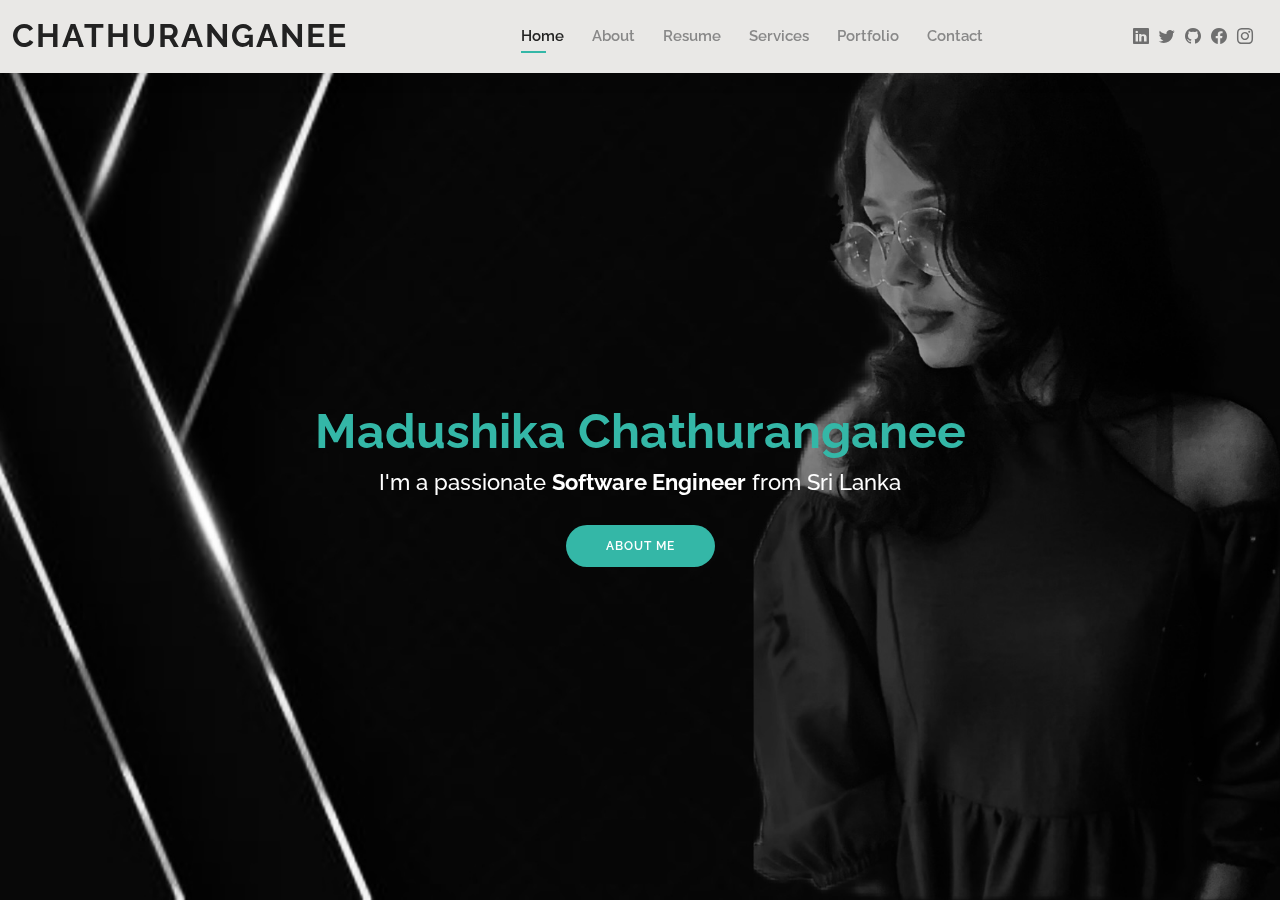
<file: index.html>
<!DOCTYPE html>
<html lang="en">

<head>
  <meta charset="utf-8">
  <meta content="width=device-width, initial-scale=1.0" name="viewport">

  <title>Chathuranganee</title>
  <meta content="" name="description">
  <meta content="" name="keywords">

  <!-- Favicons -->
  <link href="assets/img/favicon.png" rel="icon">
  <link href="assets/img/apple-touch-icon.png" rel="apple-touch-icon">

  <!-- Google Fonts -->
  <link href="https://fonts.googleapis.com/css?family=Open+Sans:300,300i,400,400i,600,600i,700,700i|Raleway:300,300i,400,400i,500,500i,600,600i,700,700i|Poppins:300,300i,400,400i,500,500i,600,600i,700,700i" rel="stylesheet">

  <!-- Vendor CSS Files -->
  <link href="assets/vendor/aos/aos.css" rel="stylesheet">
  <link href="assets/vendor/bootstrap/css/bootstrap.min.css" rel="stylesheet">
  <link href="assets/vendor/bootstrap-icons/bootstrap-icons.css" rel="stylesheet">
  <link href="assets/vendor/boxicons/css/boxicons.min.css" rel="stylesheet">
  <link href="assets/vendor/glightbox/css/glightbox.min.css" rel="stylesheet">
  <link href="assets/vendor/swiper/swiper-bundle.min.css" rel="stylesheet">

  <!-- Template Main CSS File -->
  <link href="assets/css/style.css" rel="stylesheet">
</head>

<body>

  <!-- ======= Header ======= -->
  <header id="header" class="fixed-top">
    <div class="container-fluid d-flex justify-content-between align-items-center">

      <h1 class="logo me-auto me-lg-0"><a href="index.html"><b>Chathuranganee</b></a></h1>
      <!-- Uncomment below if you prefer to use an image logo -->
      <!-- <a href="index.html" class="logo"><img src="assets/img/logo.png" alt="" class="img-fluid"></a>-->

      <nav id="navbar" class="navbar order-last order-lg-0">
        <ul>
          <li><a class="active" href="index.html">Home</a></li>
          <li><a href="about.html">About</a></li>
          <li><a href="resume.html">Resume</a></li>
          <li><a href="services.html">Services</a></li>
          <li><a href="portfolio.html">Portfolio</a></li>
          <li><a href="contact.html">Contact</a></li>
        </ul>
        <i class="bi bi-list mobile-nav-toggle"></i>
      </nav><!-- .navbar -->

      <div class="header-social-links">
        <a href="https://www.linkedin.com/in/s-s-m-chathuranganee-b26753317/" target="_blank" class="linkedin" title="Linkedin"><i class="bi bi-linkedin"></i></a>
        <a href="https://x.com/chathu1022" target="_blank" class="twitter" title="Twitter"><i class="bi bi-twitter"></i></a>
        <a href="https://github.com/Chathu20" target="_blank" class="github" title="Github"><i class="bi bi-github"></i></a>
        <a href="https://www.facebook.com/sanduni.madushika.7161953?mibextid=LQQJ4d" target="_blank" class="facebook" title="Facebook"><i class="bi bi-facebook"></i></a>
        <a href="https://www.instagram.com/chathurangi21/" target="_blank" class="instagram" title="Instagram"><i class="bi bi-instagram"></i></a>
      </div>

    </div>

  </header><!-- End Header -->

  <!-- ======= Hero Section ======= -->
  <section id="hero" class="d-flex align-items-center">
    <div class="container d-flex flex-column align-items-center" data-aos="zoom-in" data-aos-delay="100">
      <h1>Madushika Chathuranganee</h1>
      <h2>I'm a passionate <b>Software Engineer</b> from Sri Lanka</h2>
      <a href="about.html" class="btn-about">About Me</a>
    </div>
  </section><!-- End Hero -->

  <div id="preloader"></div>
  <a href="#" class="back-to-top d-flex align-items-center justify-content-center"><i class="bi bi-arrow-up-short"></i></a>

  <!-- Vendor JS Files -->
  <script src="assets/vendor/purecounter/purecounter_vanilla.js"></script>
  <script src="assets/vendor/aos/aos.js"></script>
  <script src="assets/vendor/bootstrap/js/bootstrap.bundle.min.js"></script>
  <script src="assets/vendor/glightbox/js/glightbox.min.js"></script>
  <script src="assets/vendor/isotope-layout/isotope.pkgd.min.js"></script>
  <script src="assets/vendor/swiper/swiper-bundle.min.js"></script>
  <script src="assets/vendor/waypoints/noframework.waypoints.js"></script>
  <script src="assets/vendor/php-email-form/validate.js"></script>

  <!-- Template Main JS File -->
  <script src="assets/js/main.js"></script>

</body>

</html>
</file>
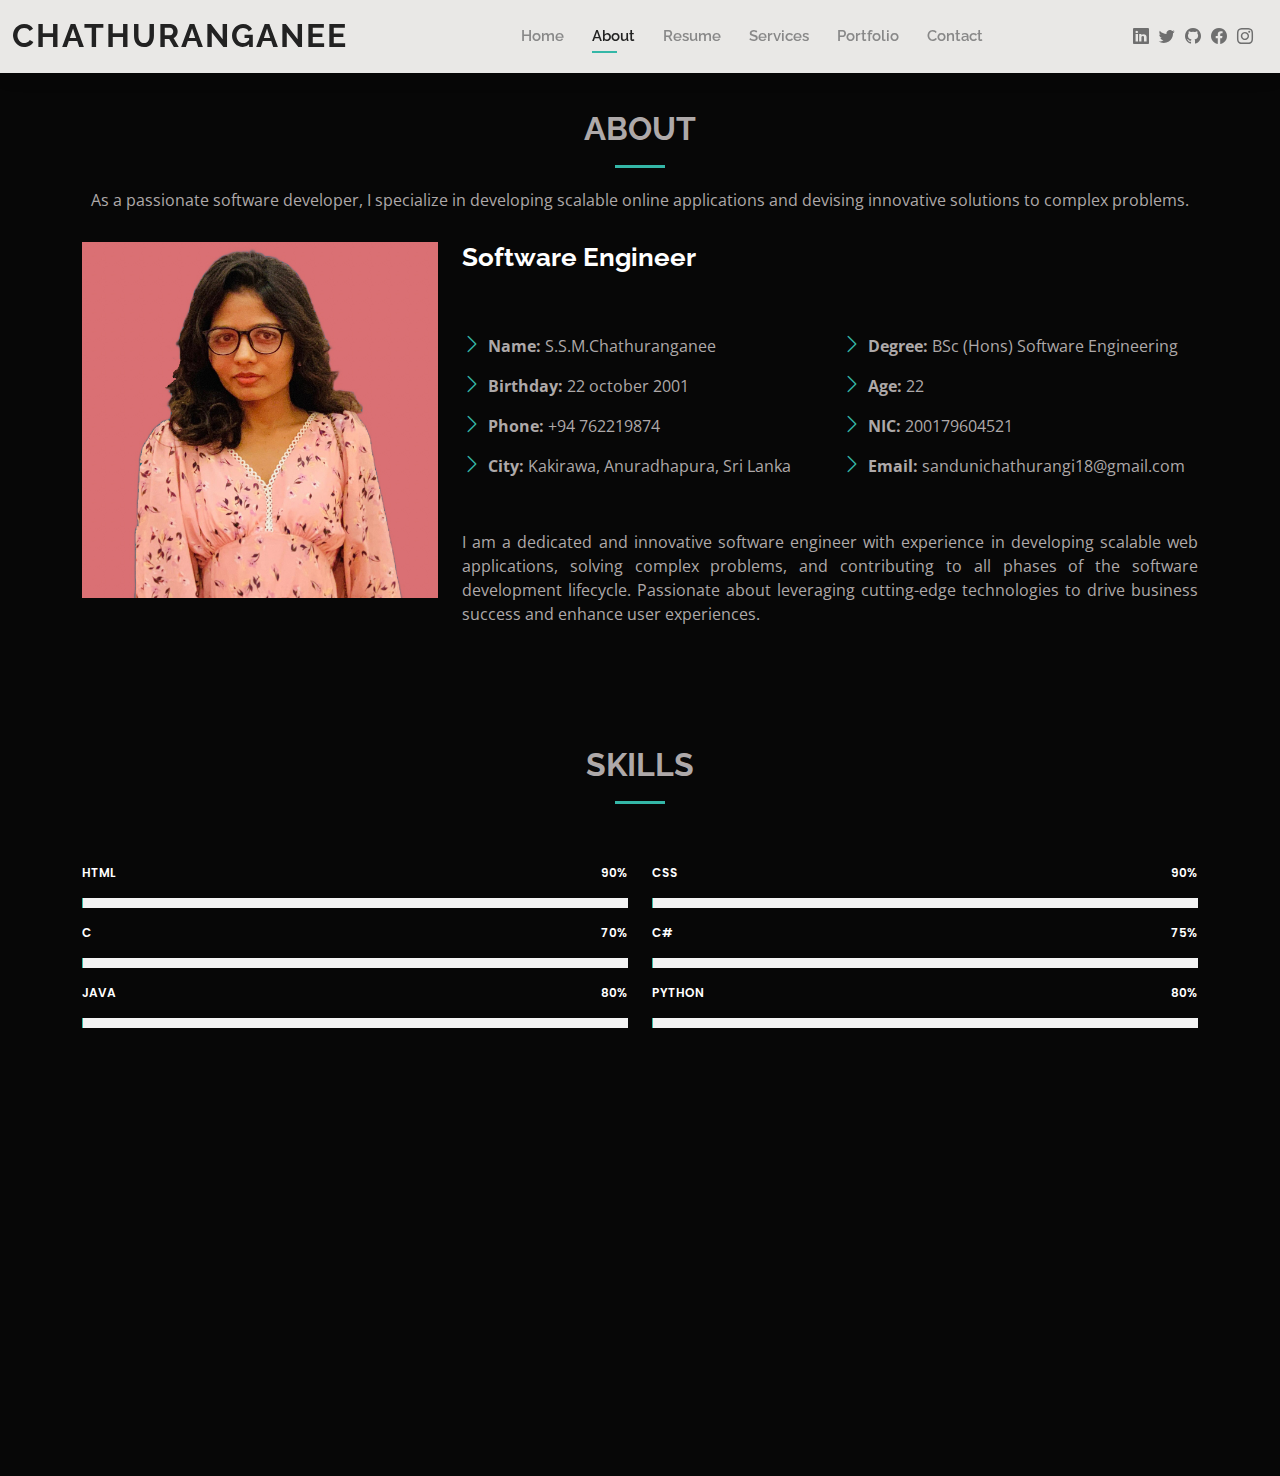
<file: about.html>
<!DOCTYPE html>
<html lang="en">

<head>
  <meta charset="utf-8">
  <meta content="width=device-width, initial-scale=1.0" name="viewport">

  <title>Chathuranganee</title>
  <meta content="" name="description">
  <meta content="" name="keywords">

  <!-- Favicons -->
  <link href="assets/img/favicon.png" rel="icon">
  <link href="assets/img/apple-touch-icon.png" rel="apple-touch-icon">

  <!-- Google Fonts -->
  <link href="https://fonts.googleapis.com/css?family=Open+Sans:300,300i,400,400i,600,600i,700,700i|Raleway:300,300i,400,400i,500,500i,600,600i,700,700i|Poppins:300,300i,400,400i,500,500i,600,600i,700,700i" rel="stylesheet">

  <!-- Vendor CSS Files -->
  <link href="assets/vendor/aos/aos.css" rel="stylesheet">
  <link href="assets/vendor/bootstrap/css/bootstrap.min.css" rel="stylesheet">
  <link href="assets/vendor/bootstrap-icons/bootstrap-icons.css" rel="stylesheet">
  <link href="assets/vendor/boxicons/css/boxicons.min.css" rel="stylesheet">
  <link href="assets/vendor/glightbox/css/glightbox.min.css" rel="stylesheet">
  <link href="assets/vendor/swiper/swiper-bundle.min.css" rel="stylesheet">

  <!-- Template Main CSS File -->
  <link href="assets/css/style.css" rel="stylesheet">

</head>

<body>

  <!-- ======= Header ======= -->
  <header id="header" class="fixed-top">
    <div class="container-fluid d-flex justify-content-between align-items-center">

      <h1 class="logo me-auto me-lg-0"><a href="index.html"><b>Chathuranganee</b></a></h1>
      <!-- Uncomment below if you prefer to use an image logo -->
      <!-- <a href="index.html" class="logo"><img src="assets/img/logo.png" alt="" class="img-fluid"></a>-->

      <nav id="navbar" class="navbar order-last order-lg-0">
        <ul>
          <li><a href="index.html">Home</a></li>
          <li><a class="active" href="about.html">About</a></li>
          <li><a href="resume.html">Resume</a></li>
          <li><a href="services.html">Services</a></li>
          <li><a href="portfolio.html">Portfolio</a></li>
          <li><a href="contact.html">Contact</a></li>
        </ul>
        <i class="bi bi-list mobile-nav-toggle"></i>
      </nav><!-- .navbar -->

      <div class="header-social-links">
        <a href="https://www.linkedin.com/in/s-s-m-chathuranganee-b26753317/" target="_blank" class="linkedin" title="Linkedin"><i class="bi bi-linkedin"></i></a>
        <a href="https://x.com/chathu1022" target="_blank" class="twitter" title="Twitter"><i class="bi bi-twitter"></i></a>
        <a href="https://github.com/Chathu20" target="_blank" class="github" title="Github"><i class="bi bi-github"></i></a>
        <a href="https://www.facebook.com/sanduni.madushika.7161953?mibextid=LQQJ4d" target="_blank" class="facebook" title="Facebook"><i class="bi bi-facebook"></i></a>
        <a href="https://www.instagram.com/chathurangi21/" target="_blank" class="instagram" title="Instagram"><i class="bi bi-instagram"></i></a>
      </div>

    </div>

  </header><!-- End Header -->

  <main id="main">

    <!-- ======= About Section ======= -->
    <section id="about" class="about">
      <div class="container" data-aos="fade-up">

        <div class="section-title">
          <h2>About</h2>
          <p>As a passionate software developer, I specialize in developing scalable online applications and devising innovative solutions to complex problems.</p>
        </div>

        <div class="row">
          <div class="col-lg-4">
            <img src="assets/img/about.jpg" class="img-fluid" alt="">
          </div>
          <div class="col-lg-8 pt-4 pt-lg-0 content">
            <h3>Software Engineer</h3><br><br>
            <div class="row">
              <div class="col-lg-6">
                <ul>
                  <li><i class="bi bi-chevron-right"></i> <strong>Name:</strong> <span>S.S.M.Chathuranganee</span></li>
                  <li><i class="bi bi-chevron-right"></i> <strong>Birthday:</strong> <span>22 october 2001</span></li>
                  <li><i class="bi bi-chevron-right"></i> <strong>Phone:</strong> <span>+94 762219874</span></li>
                  <li><i class="bi bi-chevron-right"></i> <strong>City:</strong> <span>Kakirawa, Anuradhapura, Sri Lanka</span></li>
                </ul>
              </div>
              <div class="col-lg-6">
                <ul>
                  <li><i class="bi bi-chevron-right"></i> <strong>Degree:</strong> <span>BSc (Hons) Software Engineering</span></li>
                  <li><i class="bi bi-chevron-right"></i> <strong>Age:</strong> <span>22</span></li>
                  <li><i class="bi bi-chevron-right"></i> <strong>NIC:</strong> <span>200179604521</span></li>
                  <li><i class="bi bi-chevron-right"></i> <strong>Email:</strong> <span>sandunichathurangi18@gmail.com</span></li>
                </ul>
              </div>
            </div><br>
            <p style="text-align:justify;">
              I am a dedicated and innovative software engineer with experience in developing scalable web applications, solving complex problems, and contributing to all phases of the software development lifecycle. Passionate about leveraging cutting-edge technologies to drive business success and enhance user experiences.
            </p>
          </div>
        </div>

      </div>
    </section><!-- End About Section -->

    <!-- ======= Skills Section ======= -->
    <section id="skills" class="skills">
      <div class="container" data-aos="fade-up">

        <div class="section-title">
          <h2>Skills</h2>
        </div>

        <div class="row skills-content">

          <div class="col-lg-6">

            <div class="progress">
              <span class="skill">HTML <i class="val">90%</i></span>
              <div class="progress-bar-wrap">
                <div class="progress-bar" role="progressbar" aria-valuenow="90" aria-valuemin="0" aria-valuemax="100"></div>
              </div>
            </div>

            <div class="progress">
              <span class="skill">C <i class="val">70%</i></span>
              <div class="progress-bar-wrap">
                <div class="progress-bar" role="progressbar" aria-valuenow="70" aria-valuemin="0" aria-valuemax="100"></div>
              </div>
            </div>

            <div class="progress">
              <span class="skill">Java <i class="val">80%</i></span>
              <div class="progress-bar-wrap">
                <div class="progress-bar" role="progressbar" aria-valuenow="80" aria-valuemin="0" aria-valuemax="100"></div>
              </div>
            </div>

          </div>

          <div class="col-lg-6">

            <div class="progress">
              <span class="skill">CSS <i class="val">90%</i></span>
              <div class="progress-bar-wrap">
                <div class="progress-bar" role="progressbar" aria-valuenow="90" aria-valuemin="0" aria-valuemax="100"></div>
              </div>
            </div>

            <div class="progress">
              <span class="skill">C# <i class="val">75%</i></span>
              <div class="progress-bar-wrap">
                <div class="progress-bar" role="progressbar" aria-valuenow="75" aria-valuemin="0" aria-valuemax="100"></div>
              </div>
            </div>

            <div class="progress">
              <span class="skill">Python <i class="val">80%</i></span>
              <div class="progress-bar-wrap">
                <div class="progress-bar" role="progressbar" aria-valuenow="80" aria-valuemin="0" aria-valuemax="100"></div>
              </div>
            </div>

          </div>

        </div>

      </div>
    </section><!-- End Skills Section -->

    <!-- ======= Facts Section ======= -->
    <section id="facts" class="facts">
      <div class="container" data-aos="fade-up">

        <div class="section-title">
          <h2>Facts</h2>
        </div>

        <div class="row counters">
          <div class="col-lg-3 col-6 mx-auto text-center" >
            <span data-purecounter-start="0" data-purecounter-end="2" data-purecounter-duration="1" class="purecounter"></span>
            <h3>Projects</h3>
          </div>
        </div>

      </div>
    </section><!-- End Facts Section -->
  </main><!-- End #main -->

  <div id="preloader"></div>
  <a href="#" class="back-to-top d-flex align-items-center justify-content-center"><i class="bi bi-arrow-up-short"></i></a>

  <!-- Vendor JS Files -->
  <script src="assets/vendor/purecounter/purecounter_vanilla.js"></script>
  <script src="assets/vendor/aos/aos.js"></script>
  <script src="assets/vendor/bootstrap/js/bootstrap.bundle.min.js"></script>
  <script src="assets/vendor/glightbox/js/glightbox.min.js"></script>
  <script src="assets/vendor/isotope-layout/isotope.pkgd.min.js"></script>
  <script src="assets/vendor/swiper/swiper-bundle.min.js"></script>
  <script src="assets/vendor/waypoints/noframework.waypoints.js"></script>
  <script src="assets/vendor/php-email-form/validate.js"></script>

  <!-- Template Main JS File -->
  <script src="assets/js/main.js"></script>

</body>

</html>
</file>
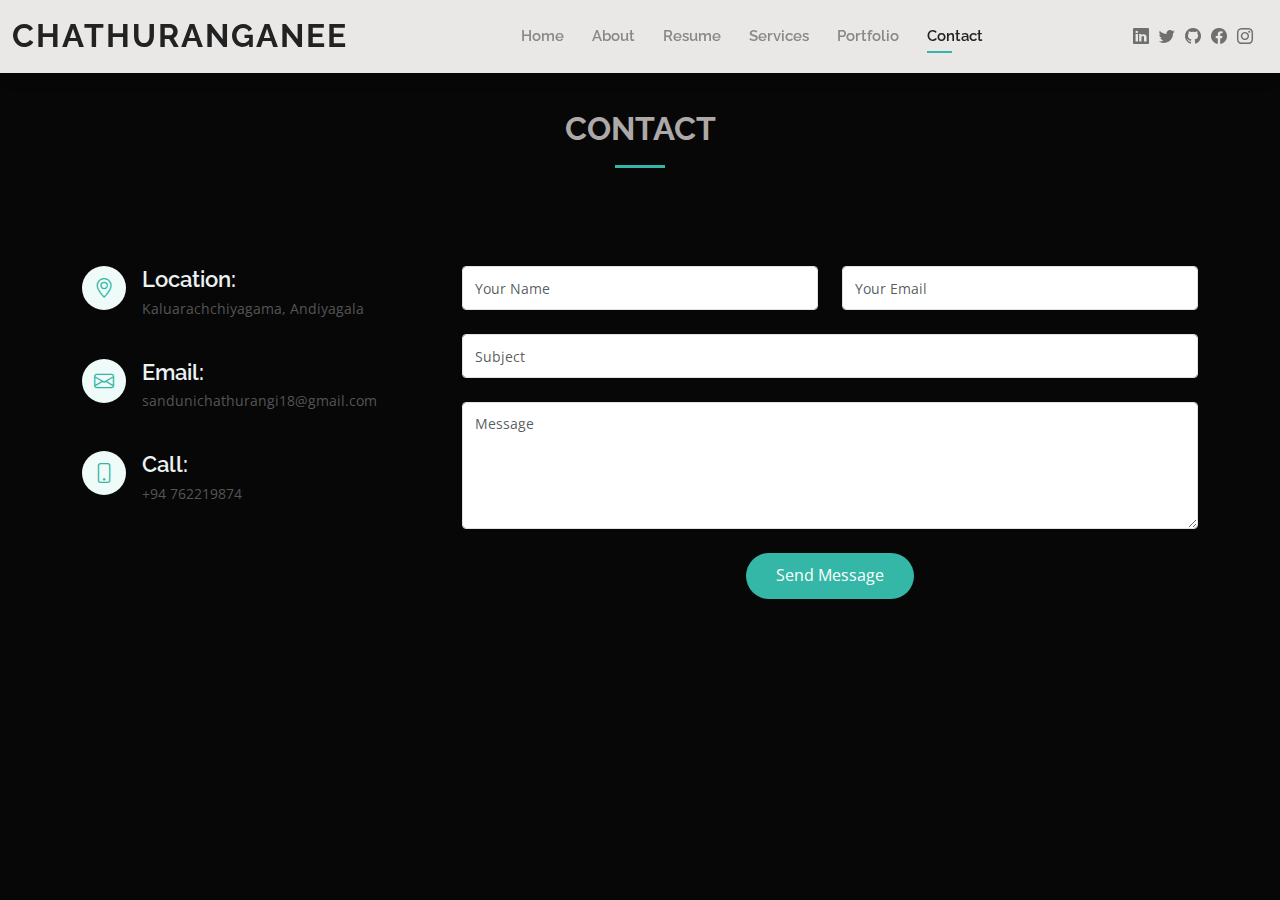
<file: contact.html>
<!DOCTYPE html>
<html lang="en">

<head>
  <meta charset="utf-8">
  <meta content="width=device-width, initial-scale=1.0" name="viewport">

  <title>Chathuranganee</title>
  <meta content="" name="description">
  <meta content="" name="keywords">

  <!-- Favicons -->
  <link href="assets/img/favicon.png" rel="icon">
  <link href="assets/img/apple-touch-icon.png" rel="apple-touch-icon">

  <!-- Google Fonts -->
  <link href="https://fonts.googleapis.com/css?family=Open+Sans:300,300i,400,400i,600,600i,700,700i|Raleway:300,300i,400,400i,500,500i,600,600i,700,700i|Poppins:300,300i,400,400i,500,500i,600,600i,700,700i" rel="stylesheet">

  <!-- Vendor CSS Files -->
  <link href="assets/vendor/aos/aos.css" rel="stylesheet">
  <link href="assets/vendor/bootstrap/css/bootstrap.min.css" rel="stylesheet">
  <link href="assets/vendor/bootstrap-icons/bootstrap-icons.css" rel="stylesheet">
  <link href="assets/vendor/boxicons/css/boxicons.min.css" rel="stylesheet">
  <link href="assets/vendor/glightbox/css/glightbox.min.css" rel="stylesheet">
  <link href="assets/vendor/swiper/swiper-bundle.min.css" rel="stylesheet">

  <!-- Template Main CSS File -->
  <link href="assets/css/style.css" rel="stylesheet">
</head>

<body>

  <!-- ======= Header ======= -->
  <header id="header" class="fixed-top">
    <div class="container-fluid d-flex justify-content-between align-items-center">

      <h1 class="logo me-auto me-lg-0"><a href="index.html"><b>Chathuranganee</b></a></h1>
      <!-- Uncomment below if you prefer to use an image logo -->
      <!-- <a href="index.html" class="logo"><img src="assets/img/logo.png" alt="" class="img-fluid"></a>-->

      <nav id="navbar" class="navbar order-last order-lg-0">
        <ul>
          <li><a href="index.html">Home</a></li>
          <li><a href="about.html">About</a></li>
          <li><a href="resume.html">Resume</a></li>
          <li><a href="services.html">Services</a></li>
          <li><a href="portfolio.html">Portfolio</a></li>
          <li><a class="active" href="contact.html">Contact</a></li>
        </ul>
        <i class="bi bi-list mobile-nav-toggle"></i>
      </nav><!-- .navbar -->

      <div class="header-social-links">
        <a href="https://www.linkedin.com/in/s-s-m-chathuranganee-b26753317/" target="_blank" class="linkedin" title="Linkedin"><i class="bi bi-linkedin"></i></a>
        <a href="https://x.com/chathu1022" target="_blank" class="twitter" title="Twitter"><i class="bi bi-twitter"></i></a>
        <a href="https://github.com/Chathu20" target="_blank" class="github" title="Github"><i class="bi bi-github"></i></a>
        <a href="https://www.facebook.com/sanduni.madushika.7161953?mibextid=LQQJ4d" target="_blank" class="facebook" title="Facebook"><i class="bi bi-facebook"></i></a>
        <a href="https://www.instagram.com/chathurangi21/" target="_blank" class="instagram" title="Instagram"><i class="bi bi-instagram"></i></a>
      </div>

    </div>

  </header><!-- End Header -->

  <main id="main">

    <!-- ======= Contact Section ======= -->
    <section id="contact" class="contact">
      <div class="container" data-aos="fade-up">

        <div class="section-title">
          <h2>Contact</h2>
        </div>

        <div class="row mt-5">

          <div class="col-lg-4">
            <div class="info">
              <div class="address">
                <i class="bi bi-geo-alt"></i>
                <h4>Location:</h4>
                <p>Kaluarachchiyagama, Andiyagala</p>
              </div>

              <div class="email">
                <i class="bi bi-envelope"></i>
                <h4>Email:</h4>
                <p>sandunichathurangi18@gmail.com</p>
              </div>

              <div class="phone">
                <i class="bi bi-phone"></i>
                <h4>Call:</h4>
                <p>+94 762219874</p>
              </div>

            </div>

          </div>

          <div class="col-lg-8 mt-5 mt-lg-0">

            <form id="contactForm" action="forms/contact.php" method="post" role="form" class="php-email-form">
              <div class="row">
                <div class="col-md-6 form-group">
                  <input type="text" name="name" class="form-control" id="name" placeholder="Your Name" required>
                </div>
                <div class="col-md-6 form-group mt-3 mt-md-0">
                  <input type="email" class="form-control" name="email" id="email" placeholder="Your Email" required>
                </div>
              </div>
              <div class="form-group mt-3">
                <input type="text" class="form-control" name="subject" id="subject" placeholder="Subject" required>
              </div>
              <div class="form-group mt-3">
                <textarea class="form-control" name="message" id="message" rows="5" placeholder="Message" required></textarea>
              </div>
              <div class="my-3">
              </div>
              <div class="text-center"><button type="submit">Send Message</button></div>
            </form>

            <script>
              document.getElementById('contactForm').addEventListener('submit', function(event) {
                  event.preventDefault();
                  var name = document.getElementById('name').value;
                  var email = document.getElementById('email').value;
                  var subject = document.getElementById('subject').value;
                  var message = document.getElementById('message').value;
                  var mailtoLink = 'mailto:sandunichathurangi18@gmail.com?subject=' + encodeURIComponent(subject) +
                                   '&body=' + encodeURIComponent('Name: ' + name + '\nEmail: ' + email + '\n\nMessage:\n' + message);
                  window.location.href = mailtoLink;
              });
              </script>

          </div>

        </div>

      </div>
    </section><!-- End Contact Section -->

  </main><!-- End #main -->

  <div id="preloader"></div>
  <a href="#" class="back-to-top d-flex align-items-center justify-content-center"><i class="bi bi-arrow-up-short"></i></a>

  <!-- Vendor JS Files -->
  <script src="assets/vendor/purecounter/purecounter_vanilla.js"></script>
  <script src="assets/vendor/aos/aos.js"></script>
  <script src="assets/vendor/bootstrap/js/bootstrap.bundle.min.js"></script>
  <script src="assets/vendor/glightbox/js/glightbox.min.js"></script>
  <script src="assets/vendor/isotope-layout/isotope.pkgd.min.js"></script>
  <script src="assets/vendor/swiper/swiper-bundle.min.js"></script>
  <script src="assets/vendor/waypoints/noframework.waypoints.js"></script>
  <script src="assets/vendor/php-email-form/validate.js"></script>

  <!-- Template Main JS File -->
  <script src="assets/js/main.js"></script>

</body>

</html>
</file>
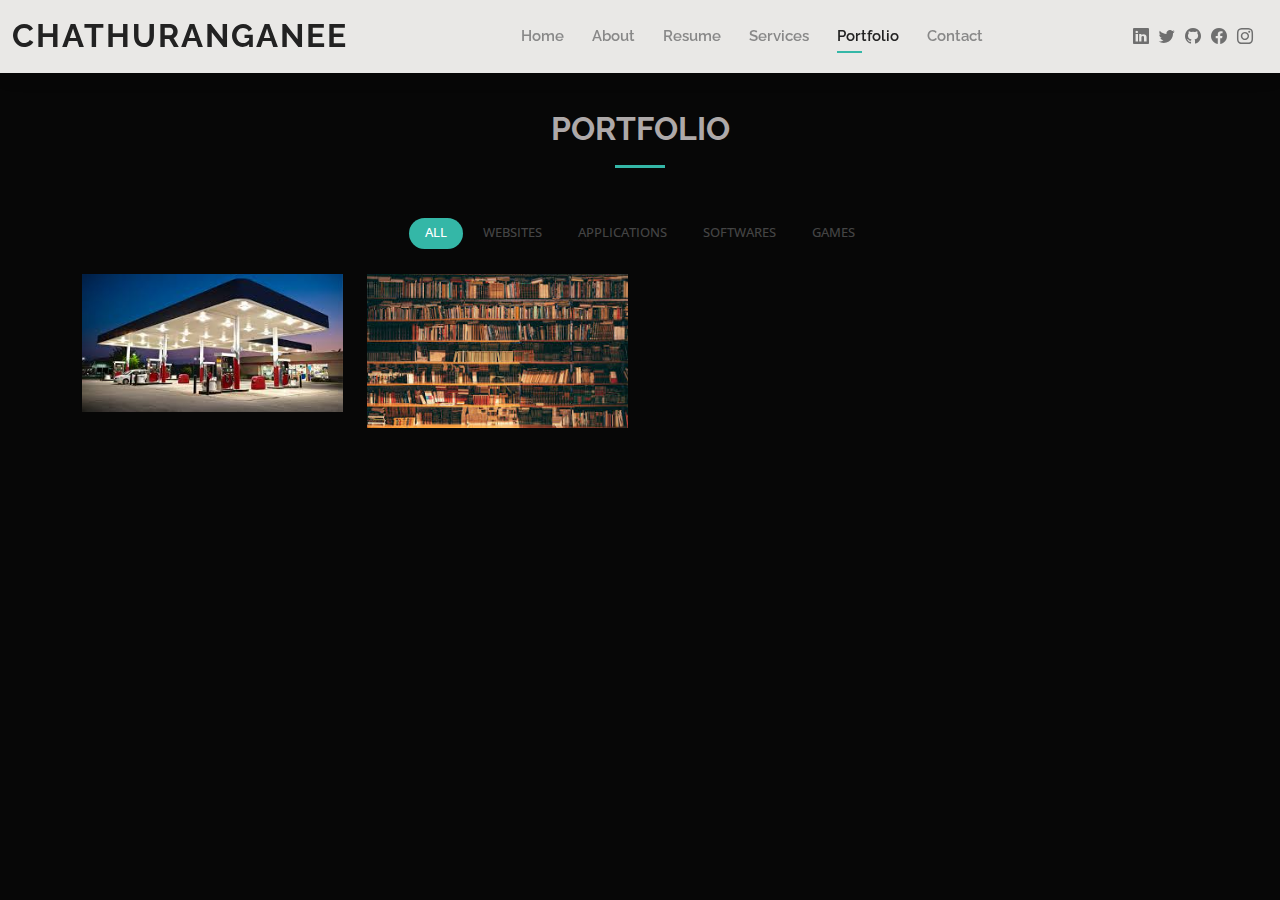
<file: portfolio.html>
<!DOCTYPE html>
<html lang="en">

<head>
  <meta charset="utf-8">
  <meta content="width=device-width, initial-scale=1.0" name="viewport">

  <title>Chathuranganee</title>
  <meta content="" name="description">
  <meta content="" name="keywords">

  <!-- Favicons -->
  <link href="assets/img/favicon.png" rel="icon">
  <link href="assets/img/apple-touch-icon.png" rel="apple-touch-icon">

  <!-- Google Fonts -->
  <link href="https://fonts.googleapis.com/css?family=Open+Sans:300,300i,400,400i,600,600i,700,700i|Raleway:300,300i,400,400i,500,500i,600,600i,700,700i|Poppins:300,300i,400,400i,500,500i,600,600i,700,700i" rel="stylesheet">

  <!-- Vendor CSS Files -->
  <link href="assets/vendor/aos/aos.css" rel="stylesheet">
  <link href="assets/vendor/bootstrap/css/bootstrap.min.css" rel="stylesheet">
  <link href="assets/vendor/bootstrap-icons/bootstrap-icons.css" rel="stylesheet">
  <link href="assets/vendor/boxicons/css/boxicons.min.css" rel="stylesheet">
  <link href="assets/vendor/glightbox/css/glightbox.min.css" rel="stylesheet">
  <link href="assets/vendor/swiper/swiper-bundle.min.css" rel="stylesheet">

  <!-- Template Main CSS File -->
  <link href="assets/css/style.css" rel="stylesheet">

</head>

<body>

  <!-- ======= Header ======= -->
  <header id="header" class="fixed-top">
    <div class="container-fluid d-flex justify-content-between align-items-center">

      <h1 class="logo me-auto me-lg-0"><a href="index.html"><b>Chathuranganee</b></a></h1>
      <!-- Uncomment below if you prefer to use an image logo -->
      <!-- <a href="index.html" class="logo"><img src="assets/img/logo.png" alt="" class="img-fluid"></a>-->

      <nav id="navbar" class="navbar order-last order-lg-0">
        <ul>
          <li><a href="index.html">Home</a></li>
          <li><a href="about.html">About</a></li>
          <li><a href="resume.html">Resume</a></li>
          <li><a href="services.html">Services</a></li>
          <li><a class="active" href="portfolio.html">Portfolio</a></li>
          <li><a href="contact.html">Contact</a></li>
        </ul>
        <i class="bi bi-list mobile-nav-toggle"></i>
      </nav><!-- .navbar -->

      <div class="header-social-links">
        <a href="https://www.linkedin.com/in/s-s-m-chathuranganee-b26753317/" target="_blank" class="linkedin" title="Linkedin"><i class="bi bi-linkedin"></i></a>
        <a href="https://x.com/chathu1022" target="_blank" class="twitter" title="Twitter"><i class="bi bi-twitter"></i></a>
        <a href="https://github.com/Chathu20" target="_blank" class="github" title="Github"><i class="bi bi-github"></i></a>
        <a href="https://www.facebook.com/sanduni.madushika.7161953?mibextid=LQQJ4d" target="_blank" class="facebook" title="Facebook"><i class="bi bi-facebook"></i></a>
        <a href="https://www.instagram.com/chathurangi21/" target="_blank" class="instagram" title="Instagram"><i class="bi bi-instagram"></i></a>
      </div>

    </div>

  </header><!-- End Header -->

  <main id="main">

    <!-- ======= Portfolio Section ======= -->
    <section id="portfolio" class="portfolio">
      <div class="container" data-aos="fade-up">

        <div class="section-title">
          <h2>Portfolio</h2>
        </div>

        <div class="row" data-aos="fade-up" data-aos-delay="100">
          <div class="col-lg-12 d-flex justify-content-center">
            <ul id="portfolio-flters">
              <li data-filter="*" class="filter-active">All</li>
              <li data-filter=".filter-app">Websites</li>
              <li data-filter=".filter-card">Applications</li>
              <li data-filter=".filter-web">Softwares</li>
              <li data-filter=".filter-web">Games</li>
            </ul>
          </div>
        </div>

        <div class="row portfolio-container" data-aos="fade-up" data-aos-delay="200">

          <div class="col-lg-3 col-md-6 portfolio-item filter-app">
            <div class="portfolio-wrap">
              <img src="assets/img/portfolio/portfolio-1.jpg" class="img-fluid" alt="">
              <div class="portfolio-info">
                <h4>Fuel Pass Billing System (Web)</h4>
                <div class="portfolio-links">
                   <a href="assets/img/portfolio/portfolio-1.jpg" data-gallery="portfolioGallery" class="portfolio-lightbox" title=""><i class="bx bx-plus"></i></a>
                  <a href="SRI LANKA INSTITUTE OF ADVANCED TECNOLOGICAL EDUCATIO1 proposal (2).pdf" target="_blank" class="button button a button-big button-rouded" data-glightbox="type: external" title="Website Details"><i class="bx bx-link"></i></a>
                </div>
              </div>
            </div>
          </div>

          <div class="col-lg-3 col-md-6 portfolio-item filter-app">
            <div class="portfolio-wrap">
              <img src="assets/img/portfolio/portfolio-3.jpg" class="img-fluid" alt="">
              <div class="portfolio-info">
                <h4>Library Management System (Web)</h4>
                <p><font style="color: #e80368;">[Under Development]</font></p>
                <div class="portfolio-links">
                  <a href="assets/img/portfolio/portfolio-3.jpg" data-gallery="portfolioGallery" class="portfolio-lightbox" title=""><i class="bx bx-plus"></i></a>
                  <a href="portfolio-details.html" class="portfolio-details-lightbox" data-glightbox="type: external" title="Website Details"><i class="bx bx-link"></i></a>
                </div>
              </div>
            </div>
          </div>

        </div>

      </div>
    </section><!-- End Portfolio Section -->

  </main><!-- End #main -->

  <div id="preloader"></div>
  <a href="#" class="back-to-top d-flex align-items-center justify-content-center"><i class="bi bi-arrow-up-short"></i></a>

  <!-- Vendor JS Files -->
  <script src="assets/vendor/purecounter/purecounter_vanilla.js"></script>
  <script src="assets/vendor/aos/aos.js"></script>
  <script src="assets/vendor/bootstrap/js/bootstrap.bundle.min.js"></script>
  <script src="assets/vendor/glightbox/js/glightbox.min.js"></script>
  <script src="assets/vendor/isotope-layout/isotope.pkgd.min.js"></script>
  <script src="assets/vendor/swiper/swiper-bundle.min.js"></script>
  <script src="assets/vendor/waypoints/noframework.waypoints.js"></script>
  <script src="assets/vendor/php-email-form/validate.js"></script>

  <!-- Template Main JS File -->
  <script src="assets/js/main.js"></script>

</body>

</html>
</file>
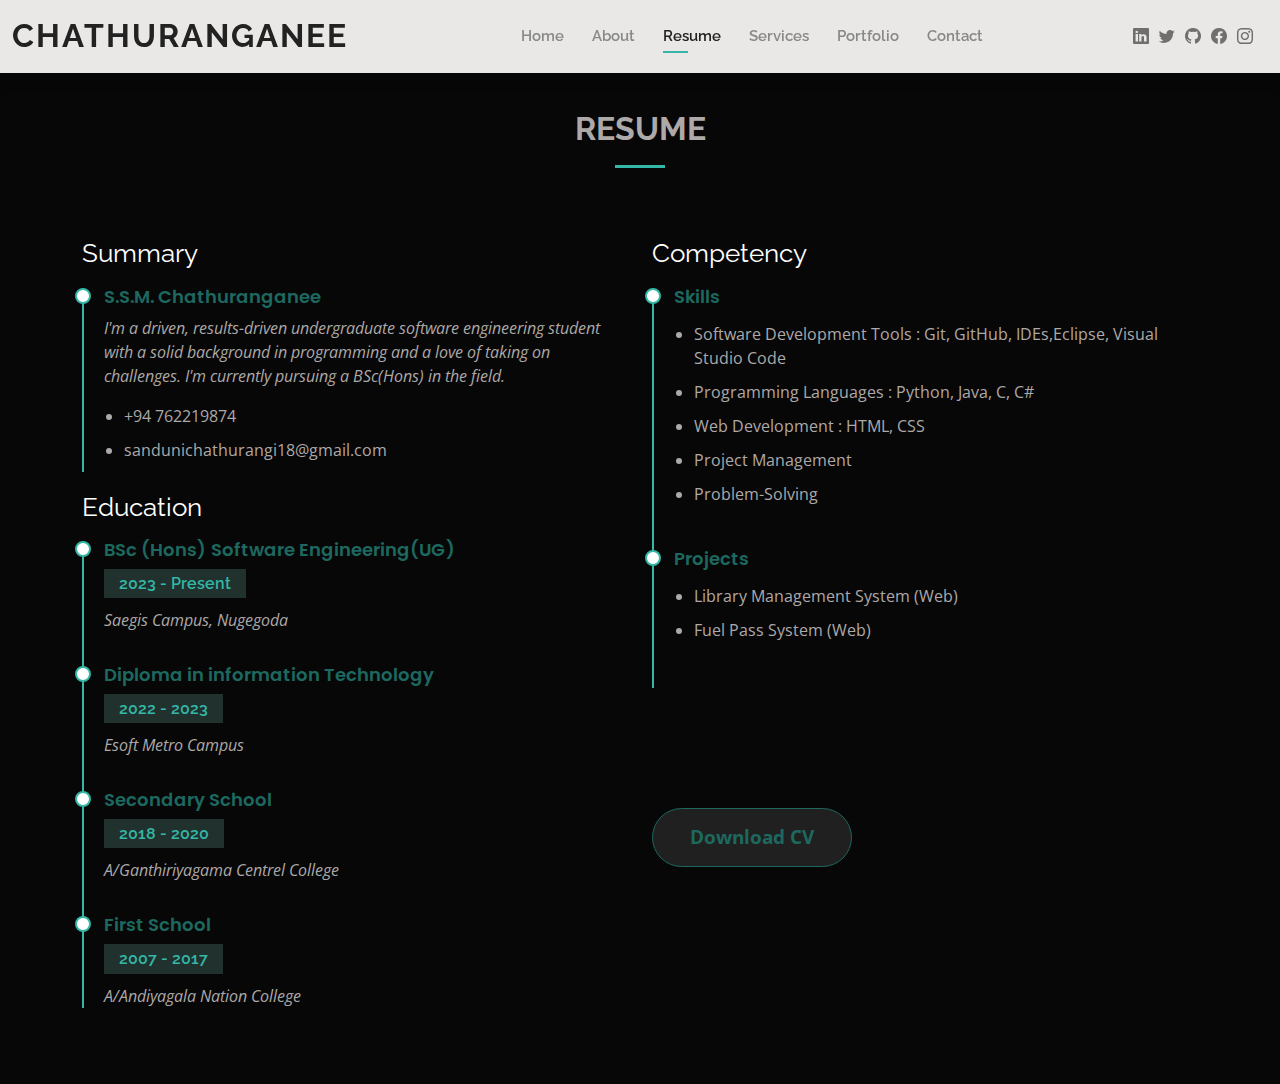
<file: resume.html>
<!DOCTYPE html>
<html lang="en">

<head>
  <meta charset="utf-8">
  <meta content="width=device-width, initial-scale=1.0" name="viewport">

  <title>Chathuranganee</title>
  <meta content="" name="description">
  <meta content="" name="keywords">

  <!-- Favicons -->
  <link href="assets/img/favicon.png" rel="icon">
  <link href="assets/img/apple-touch-icon.png" rel="apple-touch-icon">

  <!-- Google Fonts -->
  <link href="https://fonts.googleapis.com/css?family=Open+Sans:300,300i,400,400i,600,600i,700,700i|Raleway:300,300i,400,400i,500,500i,600,600i,700,700i|Poppins:300,300i,400,400i,500,500i,600,600i,700,700i" rel="stylesheet">

  <!-- Vendor CSS Files -->
  <link href="assets/vendor/aos/aos.css" rel="stylesheet">
  <link href="assets/vendor/bootstrap/css/bootstrap.min.css" rel="stylesheet">
  <link href="assets/vendor/bootstrap-icons/bootstrap-icons.css" rel="stylesheet">
  <link href="assets/vendor/boxicons/css/boxicons.min.css" rel="stylesheet">
  <link href="assets/vendor/glightbox/css/glightbox.min.css" rel="stylesheet">
  <link href="assets/vendor/swiper/swiper-bundle.min.css" rel="stylesheet">

  <!-- Template Main CSS File -->
  <link href="assets/css/style.css" rel="stylesheet">

</head>

<body>

  <!-- ======= Header ======= -->
  <header id="header" class="fixed-top">
    <div class="container-fluid d-flex justify-content-between align-items-center">

      <h1 class="logo me-auto me-lg-0"><a href="index.html"><b>Chathuranganee</b></a></h1>
      <!-- Uncomment below if you prefer to use an image logo -->
      <!-- <a href="index.html" class="logo"><img src="assets/img/logo.png" alt="" class="img-fluid"></a>-->

      <nav id="navbar" class="navbar order-last order-lg-0">
        <ul>
          <li><a href="index.html">Home</a></li>
          <li><a href="about.html">About</a></li>
          <li><a class="active" href="resume.html">Resume</a></li>
          <li><a href="services.html">Services</a></li>
          <li><a href="portfolio.html">Portfolio</a></li>
          <li><a href="contact.html">Contact</a></li>
        </ul>
        <i class="bi bi-list mobile-nav-toggle"></i>
      </nav><!-- .navbar -->

      <div class="header-social-links">
        <a href="https://www.linkedin.com/in/s-s-m-chathuranganee-b26753317/" target="_blank" class="linkedin" title="Linkedin"><i class="bi bi-linkedin"></i></a>
        <a href="https://x.com/chathu1022" target="_blank" class="twitter" title="Twitter"><i class="bi bi-twitter"></i></a>
        <a href="https://github.com/Chathu20" target="_blank" class="github" title="Github"><i class="bi bi-github"></i></a>
        <a href="https://www.facebook.com/sanduni.madushika.7161953?mibextid=LQQJ4d" target="_blank" class="facebook" title="Facebook"><i class="bi bi-facebook"></i></a>
        <a href="https://www.instagram.com/chathurangi21/" target="_blank" class="instagram" title="Instagram"><i class="bi bi-instagram"></i></a>
      </div>

    </div>

  </header><!-- End Header -->

  <main id="main">

    <!-- ======= Resume Section ======= -->
    <section id="resume" class="resume">
      <div class="container" data-aos="fade-up">

        <div class="section-title">
          <h2>Resume</h2>
        </div>

        <div class="row">
          <div class="col-lg-6">
            <h3 class="resume-title">Summary</h3>
            <div class="resume-item pb-0">
              <h4>S.S.M. Chathuranganee</h4>
              <p><em>I'm a driven, results-driven undergraduate software engineering student with a solid background in programming and a love of taking on challenges. I'm currently pursuing a BSc(Hons) in the field.
              </em></p>
              <p>
              <ul>
                <li>+94 762219874</li>
                <li>sandunichathurangi18@gmail.com</li>
              </ul>
              </p>
            </div>

            <h3 class="resume-title">Education</h3>
            <div class="resume-item">
              <h4>BSc (Hons) Software Engineering(UG)</h4>
              <h5>2023 - Present</h5>
              <p><em>Saegis Campus, Nugegoda</em></p>
            </div>
            <div class="resume-item">
              <h4>Diploma in information Technology</h4>
              <h5>2022 - 2023</h5>
              <p><em>Esoft Metro Campus</em></p>
            </div>
            <div class="resume-item">
              <h4>Secondary School</h4>
              <h5>2018 - 2020</h5>
              <p><em>A/Ganthiriyagama Centrel College</em></p>
            </div>
            <div class="resume-item">
              <h4>First School</h4>
              <h5>2007 - 2017</h5>
              <p><em>A/Andiyagala Nation College</em></p>
            </div>
          </div>
          <div class="col-lg-6">
            <h3 class="resume-title">Competency</h3>
            <div class="resume-item">
              <h4>Skills</h4>
              <p>
              <ul>
                <li>Software Development Tools : Git, GitHub, IDEs,Eclipse, Visual Studio Code</li>
                <li>Programming Languages : Python, Java, C, C#</li>
                <li>Web Development : HTML, CSS</li>
                <li>Project Management</li>
                <li>Problem-Solving</li>
              </ul>
              </p>
            </div>
            <div class="resume-item">
              <h4>Projects</h4>
              <p>
              <ul>
                <li>Library Management System (Web)</li>
                <li>Fuel Pass System (Web)</li>
              </ul>
              </p>
            </div><br><br><br><br><br>
            <div class="col-md-12">
              <div class="vertical-center">
              <a href = "Chathuranganee.pdf" target="_blank" class="button button-a button-big button-rouded"><B>Download CV</B></a>
            </div>
          </div>
        </div>

      </div>
    </section><!-- End Resume Section -->

  </main><!-- End #main -->

  <div id="preloader"></div>
  <a href="#" class="back-to-top d-flex align-items-center justify-content-center"><i class="bi bi-arrow-up-short"></i></a>

  <!-- Vendor JS Files -->
  <script src="assets/vendor/purecounter/purecounter_vanilla.js"></script>
  <script src="assets/vendor/aos/aos.js"></script>
  <script src="assets/vendor/bootstrap/js/bootstrap.bundle.min.js"></script>
  <script src="assets/vendor/glightbox/js/glightbox.min.js"></script>
  <script src="assets/vendor/isotope-layout/isotope.pkgd.min.js"></script>
  <script src="assets/vendor/swiper/swiper-bundle.min.js"></script>
  <script src="assets/vendor/waypoints/noframework.waypoints.js"></script>
  <script src="assets/vendor/php-email-form/validate.js"></script>

  <!-- Template Main JS File -->
  <script src="assets/js/main.js"></script>

</body>

</html>
</file>
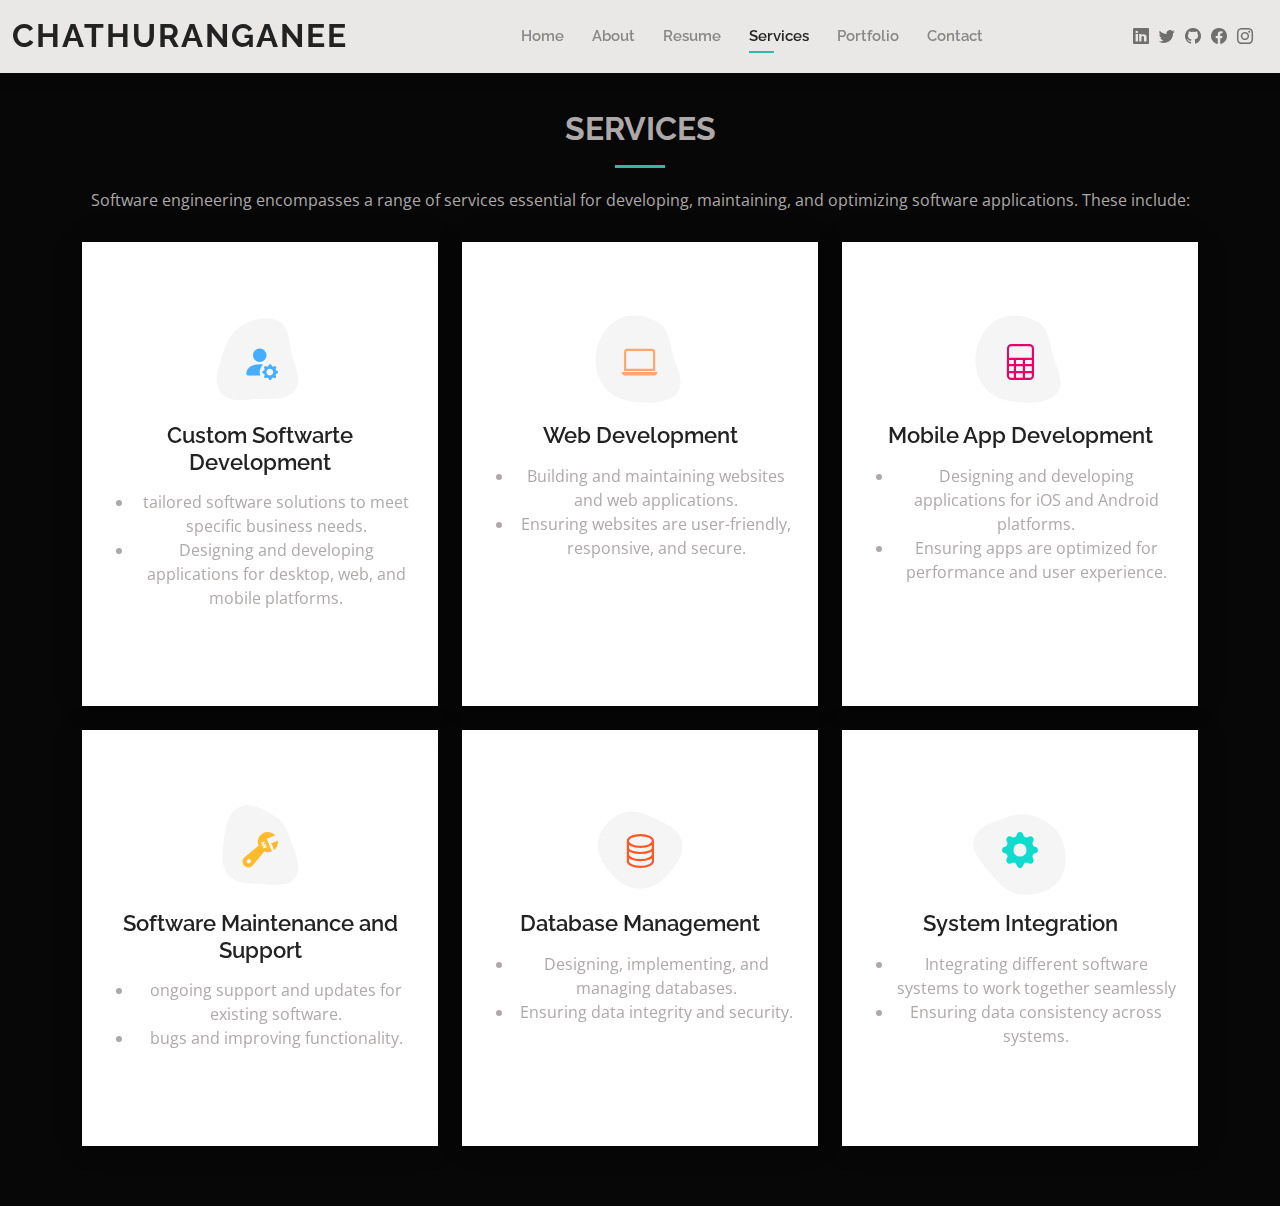
<file: services.html>
<!DOCTYPE html>
<html lang="en">

<head>
  <meta charset="utf-8">
  <meta content="width=device-width, initial-scale=1.0" name="viewport">

  <title>Chathuranganee</title>
  <meta content="" name="description">
  <meta content="" name="keywords">

  <!-- Favicons -->
  <link href="assets/img/favicon.png" rel="icon">
  <link href="assets/img/apple-touch-icon.png" rel="apple-touch-icon">

  <!-- Google Fonts -->
  <link href="https://fonts.googleapis.com/css?family=Open+Sans:300,300i,400,400i,600,600i,700,700i|Raleway:300,300i,400,400i,500,500i,600,600i,700,700i|Poppins:300,300i,400,400i,500,500i,600,600i,700,700i" rel="stylesheet">

  <!-- Vendor CSS Files -->
  <link href="assets/vendor/aos/aos.css" rel="stylesheet">
  <link href="assets/vendor/bootstrap/css/bootstrap.min.css" rel="stylesheet">
  <link href="assets/vendor/bootstrap-icons/bootstrap-icons.css" rel="stylesheet">
  <link href="assets/vendor/boxicons/css/boxicons.min.css" rel="stylesheet">
  <link href="assets/vendor/glightbox/css/glightbox.min.css" rel="stylesheet">
  <link href="assets/vendor/swiper/swiper-bundle.min.css" rel="stylesheet">

  <!-- Template Main CSS File -->
  <link href="assets/css/style.css" rel="stylesheet">

</head>

<body>

  <!-- ======= Header ======= -->
  <header id="header" class="fixed-top">
    <div class="container-fluid d-flex justify-content-between align-items-center">

      <h1 class="logo me-auto me-lg-0"><a href="index.html"><b>Chathuranganee</b></a></h1>
      <!-- Uncomment below if you prefer to use an image logo -->
      <!-- <a href="index.html" class="logo"><img src="assets/img/logo.png" alt="" class="img-fluid"></a>-->

      <nav id="navbar" class="navbar order-last order-lg-0">
        <ul>
          <li><a href="index.html">Home</a></li>
          <li><a href="about.html">About</a></li>
          <li><a href="resume.html">Resume</a></li>
          <li><a class="active" href="services.html">Services</a></li>
          <li><a href="portfolio.html">Portfolio</a></li>
          <li><a href="contact.html">Contact</a></li>
        </ul>
        <i class="bi bi-list mobile-nav-toggle"></i>
      </nav><!-- .navbar -->

      <div class="header-social-links">
        <a href="https://www.linkedin.com/in/s-s-m-chathuranganee-b26753317/" target="_blank" class="linkedin" title="Linkedin"><i class="bi bi-linkedin"></i></a>
        <a href="https://x.com/chathu1022" target="_blank" class="twitter" title="Twitter"><i class="bi bi-twitter"></i></a>
        <a href="https://github.com/Chathu20" target="_blank" class="github" title="Github"><i class="bi bi-github"></i></a>
        <a href="https://www.facebook.com/sanduni.madushika.7161953?mibextid=LQQJ4d" target="_blank" class="facebook" title="Facebook"><i class="bi bi-facebook"></i></a>
        <a href="https://www.instagram.com/chathurangi21/" target="_blank" class="instagram" title="Instagram"><i class="bi bi-instagram"></i></a>
      </div>

    </div>

  </header><!-- End Header -->

  <main id="main">

    <!-- ======= Services Section ======= -->
    <section id="services" class="services">
      <div class="container" data-aos="fade-up">

        <div class="section-title">
          <h2>Services</h2>
          <p>Software engineering encompasses a range of services essential for developing, maintaining, and optimizing software applications. These include:</p>
        </div>

        <div class="row">
          <div class="col-lg-4 col-md-6 d-flex align-items-stretch" data-aos="zoom-in" data-aos-delay="100">
            <div class="icon-box iconbox-blue">
              <div class="icon">
                <svg width="100" height="100" viewBox="0 0 600 600" xmlns="http://www.w3.org/2000/svg">
                  <path stroke="none" stroke-width="0" fill="#f5f5f5" d="M300,521.0016835830174C376.1290562159157,517.8887921683347,466.0731472004068,529.7835943286574,510.70327084640275,468.03025145048787C554.3714126377745,407.6079735673963,508.03601936045806,328.9844924480964,491.2728898941984,256.3432110539036C474.5976632858925,184.082847569629,479.9380746630129,96.60480741107993,416.23090153303,58.64404602377083C348.86323505073057,18.502131276798302,261.93793281208167,40.57373210992963,193.5410806939664,78.93577620505333C130.42746243093433,114.334589627462,98.30271207620316,179.96522072025542,76.75703585869454,249.04625023123273C51.97151888228291,328.5150500222984,13.704378332031375,421.85034740162234,66.52175969318436,486.19268352777647C119.04800174914682,550.1803526380478,217.28368757567262,524.383925680826,300,521.0016835830174"></path>
                </svg>
                <i class="bi bi-person-fill-gear"></i>
              </div>
              <h4><a href="">Custom Softwarte Development</a></h4>
                <meta content="width=device-width, initial-scale=1.0" name="viewport"></a></h4>
              <ul>
                <li> tailored software solutions to meet specific business needs.</li>
                <li>Designing and developing applications for desktop, web, and mobile platforms.</li>
            </ul>
          </div>
          </div>

          <div class="col-lg-4 col-md-6 d-flex align-items-stretch mt-4 mt-md-0" data-aos="zoom-in" data-aos-delay="200">
            <div class="icon-box iconbox-orange ">
              <div class="icon">
                <svg width="100" height="100" viewBox="0 0 600 600" xmlns="http://www.w3.org/2000/svg">
                  <path stroke="none" stroke-width="0" fill="#f5f5f5" d="M300,541.5067337569781C382.14930387511276,545.0595476570109,479.8736841581634,548.3450877840088,526.4010558755058,480.5488172755941C571.5218469581645,414.80211281144784,517.5187510058486,332.0715597781072,496.52539010469104,255.14436215662573C477.37192572678356,184.95920475031193,473.57363656557914,105.61284051026155,413.0603344069578,65.22779650032875C343.27470386102294,18.654635553484475,251.2091493199835,5.337323636656869,175.0934190732945,40.62881213300186C97.87086631185822,76.43348514350839,51.98124368387456,156.15599469081315,36.44837278890362,239.84606092416172C21.716077023791087,319.22268207091537,43.775223500013084,401.1760424656574,96.891909868211,461.97329694683043C147.22146801428983,519.5804099606455,223.5754009179313,538.201503339737,300,541.5067337569781"></path>
                </svg>
                <i class="bi bi-laptop"></i>
              </div>
              <h4><a href="">Web Development</a></h4>
              <ul>
                <li>Building and maintaining websites and web applications.</li>
                <li>Ensuring websites are user-friendly, responsive, and secure.</li>
              </ul>
            </div>
          </div>

          <div class="col-lg-4 col-md-6 d-flex align-items-stretch mt-4 mt-lg-0" data-aos="zoom-in" data-aos-delay="300">
            <div class="icon-box iconbox-pink">
              <div class="icon">
                <svg width="100" height="100" viewBox="0 0 600 600" xmlns="http://www.w3.org/2000/svg">
                  <path stroke="none" stroke-width="0" fill="#f5f5f5" d="M300,541.5067337569781C382.14930387511276,545.0595476570109,479.8736841581634,548.3450877840088,526.4010558755058,480.5488172755941C571.5218469581645,414.80211281144784,517.5187510058486,332.0715597781072,496.52539010469104,255.14436215662573C477.37192572678356,184.95920475031193,473.57363656557914,105.61284051026155,413.0603344069578,65.22779650032875C343.27470386102294,18.654635553484475,251.2091493199835,5.337323636656869,175.0934190732945,40.62881213300186C97.87086631185822,76.43348514350839,51.98124368387456,156.15599469081315,36.44837278890362,239.84606092416172C21.716077023791087,319.22268207091537,43.775223500013084,401.1760424656574,96.891909868211,461.97329694683043C147.22146801428983,519.5804099606455,223.5754009179313,538.201503339737,300,541.5067337569781"></path>
                </svg>
                <i class="bi bi-file-spreadsheet"></i>
              </div>
              <h4><a href="">Mobile App Development</a></h4>
              <ul>
                <li>Designing and developing applications for iOS and Android platforms.</li>
                <li>Ensuring apps are optimized for performance and user experience.</li>
              </ul>
            </div>
          </div>

          <div class="col-lg-4 col-md-6 d-flex align-items-stretch mt-4" data-aos="zoom-in" data-aos-delay="100">
            <div class="icon-box iconbox-yellow">
              <div class="icon">
                <svg width="100" height="100" viewBox="0 0 600 600" xmlns="http://www.w3.org/2000/svg">
                  <path stroke="none" stroke-width="0" fill="#f5f5f5" d="M300,503.46388370962813C374.79870501325706,506.71871716319447,464.8034551963731,527.1746412648533,510.4981551193396,467.86667711651364C555.9287308511215,408.9015244558933,512.6030010748507,327.5744911775523,490.211057578863,256.5855673507754C471.097692560561,195.9906835881958,447.69079081568157,138.11976852964426,395.19560036434837,102.3242989838813C329.3053358748298,57.3949838291264,248.02791733380457,8.279543830951368,175.87071277845988,42.242879143198664C103.41431057327972,76.34704239035025,93.79494320519305,170.9812938413882,81.28167332365135,250.07896920659033C70.17666984294237,320.27484674793965,64.84698225790005,396.69656628748305,111.28512138212992,450.4950937839243C156.20124167950087,502.5303643271138,231.32542653798444,500.4755392045468,300,503.46388370962813"></path>
                </svg>
                <i class="bi bi-wrench-adjustable"></i>
              </div>
              <h4><a href="">Software Maintenance and Support</a></h4>
              <ul>
                <li> ongoing support and updates for existing software.</li>
                <li> bugs and improving functionality.</li>
              </ul>
            </div>
          </div>

          <div class="col-lg-4 col-md-6 d-flex align-items-stretch mt-4" data-aos="zoom-in" data-aos-delay="200">
            <div class="icon-box iconbox-red">
              <div class="icon">
                <svg width="100" height="100" viewBox="0 0 600 600" xmlns="http://www.w3.org/2000/svg">
                  <path stroke="none" stroke-width="0" fill="#f5f5f5" d="M300,532.3542879108572C369.38199826031484,532.3153073249985,429.10787420159085,491.63046689027357,474.5244479745417,439.17860296908856C522.8885846962883,383.3225815378663,569.1668002868075,314.3205725914397,550.7432151929288,242.7694973846089C532.6665558377875,172.5657663291529,456.2379748765914,142.6223662098291,390.3689995646985,112.34683881706744C326.66090330228417,83.06452184765237,258.84405631176094,53.51806209861945,193.32584062364296,78.48882559362697C121.61183558270385,105.82097193414197,62.805066853699245,167.19869350419734,48.57481801355237,242.6138429142374C34.843463184063346,315.3850353017275,76.69343916112496,383.4422959591041,125.22947124332185,439.3748458443577C170.7312796277747,491.8107796887764,230.57421082200815,532.3932930995766,300,532.3542879108572"></path>
                </svg>
                <i class="bi bi-database"></i>
              </div>
              <h4><a href="">Database Management</a></h4>
              <ul>
                <li>Designing, implementing, and managing databases.</li>
                <li>Ensuring data integrity and security.</li>
                </ul>
            </div>
          </div>

          <div class="col-lg-4 col-md-6 d-flex align-items-stretch mt-4" data-aos="zoom-in" data-aos-delay="300">
            <div class="icon-box iconbox-teal">
              <div class="icon">
                <svg width="100" height="100" viewBox="0 0 600 600" xmlns="http://www.w3.org/2000/svg">
                  <path stroke="none" stroke-width="0" fill="#f5f5f5" d="M300,566.797414625762C385.7384707136149,576.1784315230908,478.7894351017131,552.8928747891023,531.9192734346935,484.94944893311C584.6109503024035,417.5663521118492,582.489472248146,322.67544863468447,553.9536738515405,242.03673114598146C529.1557734026468,171.96086150256528,465.24506316201064,127.66468636344209,395.9583748389544,100.7403814666027C334.2173773831606,76.7482773500951,269.4350130405921,84.62216499799875,207.1952322260088,107.2889140133804C132.92018162631612,134.33871894543012,41.79353780512637,160.00259165414826,22.644507872594943,236.69541883565114C3.319112789854554,314.0945973066697,72.72355303640163,379.243833228382,124.04198916343866,440.3218312028393C172.9286146004772,498.5055451809895,224.45579914871206,558.5317968840102,300,566.797414625762"></path>
                </svg>
                <i class="bi bi-gear-fill"></i>
              </div>
              <h4><a href="">System Integration</a></h4>
              <ul>
                <li>Integrating different software systems to work together seamlessly</li>
                <li>Ensuring data consistency across systems.</li>
                </ul>
            </div>
          </div>

        </div>

      </div>
    </section><!-- End Services Section -->

  </main><!-- End #main -->

  <div id="preloader"></div>
  <a href="#" class="back-to-top d-flex align-items-center justify-content-center"><i class="bi bi-arrow-up-short"></i></a>

  <!-- Vendor JS Files -->
  <script src="assets/vendor/purecounter/purecounter_vanilla.js"></script>
  <script src="assets/vendor/aos/aos.js"></script>
  <script src="assets/vendor/bootstrap/js/bootstrap.bundle.min.js"></script>
  <script src="assets/vendor/glightbox/js/glightbox.min.js"></script>
  <script src="assets/vendor/isotope-layout/isotope.pkgd.min.js"></script>
  <script src="assets/vendor/swiper/swiper-bundle.min.js"></script>
  <script src="assets/vendor/waypoints/noframework.waypoints.js"></script>
  <script src="assets/vendor/php-email-form/validate.js"></script>

  <!-- Template Main JS File -->
  <script src="assets/js/main.js"></script>

</body>

</html>
</file>
<file: assets/css/style.css>
body {background-color:#070707;
  font-family: "Open Sans", sans-serif;
  color: #aea9a9;
}

a {
  color: #34b7a7;
  text-decoration: none;
}

a:hover {
  color: #51cdbe;
  text-decoration: none;
}

h1,
h2,
h3,
h4,
h5,
h6 {
  font-family: "Raleway", sans-serif;
}

#main {
  margin-top: 50px;
}

@media (max-width: 992px) {
  #main {
    margin-top: 30px;
  }
}

/*--------------------------------------------------------------
# Preloader
--------------------------------------------------------------*/
#preloader {
  position: fixed;
  top: 0;
  left: 0;
  right: 0;
  bottom: 0;
  z-index: 9999;
  overflow: hidden;
  background: #fff;
}

#preloader:before {
  content: "";
  position: fixed;
  top: calc(50% - 30px);
  left: calc(50% - 30px);
  border: 6px solid #34b7a7;
  border-top-color: #dcf5f2;
  border-radius: 50%;
  width: 60px;
  height: 60px;
  animation: animate-preloader 1s linear infinite;
}

@keyframes animate-preloader {
  0% {
    transform: rotate(0deg);
  }

  100% {
    transform: rotate(360deg);
  }
}

/*--------------------------------------------------------------
# Back to top button
--------------------------------------------------------------*/
.back-to-top {
  position: fixed;
  visibility: hidden;
  opacity: 0;
  right: 15px;
  bottom: 15px;
  z-index: 996;
  background: #34b7a7;
  width: 40px;
  height: 40px;
  border-radius: 50px;
  transition: all 0.4s;
}

.back-to-top i {
  font-size: 24px;
  color: #fff;
  line-height: 0;
}

.back-to-top:hover {
  background: #49cbbb;
  color: #fff;
}

.back-to-top.active {
  visibility: visible;
  opacity: 1;
}

/*--------------------------------------------------------------
# Header
--------------------------------------------------------------*/
#header {
  background: #e9e8e6;
  box-shadow: 0px 0px 25px 0 rgba(0, 0, 0, 0.08);
  z-index: 997;
  padding: 15px 0;
}

#header .logo {
  font-size: 32px;
  margin: 0;
  padding: 0;
  line-height: 1;
  font-weight: 400;
  letter-spacing: 2px;
  text-transform: uppercase;
}

#header .logo a {
  color: #222222;
}

#header .logo img {
  max-height: 40px;
}

@media (max-width: 992px) {
  #header .logo {
    font-size: 28px;
  }
}

/*--------------------------------------------------------------
# Header Social Links
--------------------------------------------------------------*/
.header-social-links {
  padding-right: 15px;
}

.header-social-links a {
  color: #6f6f6f;
  padding-left: 6px;
  display: inline-block;
  line-height: 0px;
  transition: 0.3s;
  font-size: 16px;
}

.header-social-links a:hover {
  color: #34b7a7;
}

/*--------------------------------------------------------------
# Navigation Menu
--------------------------------------------------------------*/
/**
* Desktop Navigation 
*/
.navbar {
  padding: 0;
}

.navbar ul {
  margin: 0;
  padding: 0;
  display: flex;
  list-style: none;
  align-items: center;
}

.navbar li {
  position: relative;
  padding: 10px 0 10px 28px;
}

.navbar a,
.navbar a:focus {
  display: flex;
  align-items: center;
  justify-content: space-between;
  font-family: "Raleway", sans-serif;
  font-size: 15px;
  font-weight: 600;
  color: #888888;
  white-space: nowrap;
  transition: 0.3s;
  position: relative;
}

.navbar a i,
.navbar a:focus i {
  font-size: 12px;
  line-height: 0;
  margin-left: 5px;
}

.navbar>ul>li>a:before {
  content: "";
  position: absolute;
  width: 0;
  height: 2px;
  bottom: -5px;
  left: 0;
  background-color: #34b7a7;
  visibility: hidden;
  width: 0px;
  transition: all 0.3s ease-in-out 0s;
}

.navbar a:hover:before,
.navbar li:hover>a:before,
.navbar .active:before {
  visibility: visible;
  width: 25px;
}

.navbar a:hover,
.navbar .active,
.navbar .active:focus,
.navbar li:hover>a {
  color: #222222;
}

.navbar .dropdown ul {
  display: block;
  position: absolute;
  left: 14px;
  top: calc(100% + 30px);
  margin: 0;
  padding: 10px 0;
  z-index: 99;
  opacity: 0;
  visibility: hidden;
  background: #fff;
  box-shadow: 0px 0px 30px rgba(127, 137, 161, 0.25);
  transition: 0.3s;
  border-radius: 4px;
}

.navbar .dropdown ul li {
  min-width: 200px;
  padding: 0;
}

.navbar .dropdown ul a {
  padding: 10px 20px;
  font-size: 15px;
  text-transform: none;
  font-weight: 600;
}

.navbar .dropdown ul a i {
  font-size: 12px;
}

.navbar .dropdown ul a:hover,
.navbar .dropdown ul .active:hover,
.navbar .dropdown ul li:hover>a {
  color: #34b7a7;
}

.navbar .dropdown:hover>ul {
  opacity: 1;
  top: 100%;
  visibility: visible;
}

.navbar .dropdown .dropdown ul {
  top: 0;
  left: calc(100% - 30px);
  visibility: hidden;
}

.navbar .dropdown .dropdown:hover>ul {
  opacity: 1;
  top: 0;
  left: 100%;
  visibility: visible;
}

@media (max-width: 1366px) {
  .navbar .dropdown .dropdown ul {
    left: -90%;
  }

  .navbar .dropdown .dropdown:hover>ul {
    left: -100%;
  }
}

/**
* Mobile Navigation 
*/
.mobile-nav-toggle {
  color: #222222;
  font-size: 28px;
  cursor: pointer;
  display: none;
  line-height: 0;
  transition: 0.5s;
}

.mobile-nav-toggle.bi-x {
  color: #fff;
}

@media (max-width: 991px) {
  .mobile-nav-toggle {
    display: block;
  }

  .navbar ul {
    display: none;
  }
}

.navbar-mobile {
  position: fixed;
  overflow: hidden;
  top: 0;
  right: 0;
  left: 0;
  bottom: 0;
  background: rgba(9, 9, 9, 0.9);
  transition: 0.3s;
  z-index: 999;
}

.navbar-mobile .mobile-nav-toggle {
  position: absolute;
  top: 15px;
  right: 15px;
}

.navbar-mobile ul {
  display: block;
  position: absolute;
  top: 55px;
  right: 15px;
  bottom: 15px;
  left: 15px;
  padding: 10px 0;
  border-radius: 10px;
  background-color: #fff;
  overflow-y: auto;
  transition: 0.3s;
}

.navbar-mobile a,
.navbar-mobile a:focus {
  font-size: 15px;
  padding-right: 15px;
  color: #222222;
}

.navbar-mobile a:hover,
.navbar-mobile .active,
.navbar-mobile li:hover>a {
  color: #34b7a7;
}

.navbar-mobile .getstarted,
.navbar-mobile .getstarted:focus {
  margin: 15px;
}

.navbar-mobile .dropdown ul {
  position: static;
  display: none;
  margin: 10px 20px;
  padding: 10px 0;
  z-index: 99;
  opacity: 1;
  visibility: visible;
  background: #fff;
  box-shadow: 0px 0px 30px rgba(127, 137, 161, 0.25);
}

.navbar-mobile .dropdown ul li {
  min-width: 200px;
}

.navbar-mobile .dropdown ul a {
  padding: 10px 20px;
}

.navbar-mobile .dropdown ul a i {
  font-size: 12px;
}

.navbar-mobile .dropdown ul a:hover,
.navbar-mobile .dropdown ul .active:hover,
.navbar-mobile .dropdown ul li:hover>a {
  color: #34b7a7;
}

.navbar-mobile .dropdown>.dropdown-active {
  display: block;
}

/*--------------------------------------------------------------
# Hero Section
--------------------------------------------------------------*/
#hero {
  width: 100%;
  height: 100vh;
  background: url("../img/hero-bg.jpg") top right;
  background-size: cover;
}

#hero .container {
  padding-top: 70px;
  position: relative;
}

@media (max-width: 992px) {
  #hero .container {
    padding-top: 58px;
  }
}

#hero h1 {
  margin: 0;
  font-size: 48px;
  font-weight: 700;
  line-height: 56px;
  color: #34b7a7;
}

#hero h2 {
  color: #ffffff;
  margin: 10px 0 0 0;
  font-size: 22px;
}

#hero .btn-about {
  font-family: "Raleway", sans-serif;
  text-transform: uppercase;
  font-weight: 600;
  font-size: 12px;
  letter-spacing: 1px;
  display: inline-block;
  padding: 12px 40px;
  border-radius: 50px;
  transition: 0.5s;
  margin-top: 30px;
  color: #fff;
  background: #34b7a7;
}

#hero .btn-about:hover {
  background: #3dc8b7;
}

@media (min-width: 1024px) {
  #hero {
    background-attachment: fixed;
  }
}

@media (max-width: 992px) {
  #hero:before {
    content: "";
    background: rgba(255, 255, 255, 0.8);
    position: absolute;
    bottom: 0;
    top: 0;
    left: 0;
    right: 0;
  }

  #hero h1 {
    font-size: 28px;
    line-height: 36px;
  }

  #hero h2 {
    font-size: 18px;
    line-height: 24px;
  }
}

/*--------------------------------------------------------------
# Sections General
--------------------------------------------------------------*/
section {
  padding: 60px 0;
}

.section-bg {
  background-color: #e7f8f6;
}

.section-title {
  text-align: center;
  padding-bottom: 30px;
}

.section-title h2 {
  font-size: 32px;
  font-weight: bold;
  text-transform: uppercase;
  margin-bottom: 20px;
  padding-bottom: 20px;
  position: relative;
}

.section-title h2::after {
  content: "";
  position: absolute;
  display: block;
  width: 50px;
  height: 3px;
  background: #34b7a7;
  bottom: 0;
  left: calc(50% - 25px);
}

.section-title p {
  margin-bottom: 0;
}

/*--------------------------------------------------------------
# Cta
--------------------------------------------------------------*/
.cta {
  background: linear-gradient(rgba(0, 0, 0, 0.6), rgba(0, 0, 0, 0.6)), url("../img/bg-1.jpg") fixed center center;
  background-size: cover;
  padding: 80px 0;
}

.cta h3 {
  color: #fff;
  font-size: 28px;
  font-weight: 700;
}

.cta p {
  color: #fff;
}

.cta .cta-btn {
  font-family: "Raleway", sans-serif;
  text-transform: uppercase;
  font-weight: 500;
  font-size: 16px;
  letter-spacing: 1px;
  display: inline-block;
  padding: 8px 20px;
  border-radius: 2px;
  transition: 0.5s;
  margin: 10px;
  border: 2px solid #fff;
  color: #fff;
}

.cta .cta-btn:hover {
  background: #34b7a7;
  border: 2px solid #34b7a7;
}

@media (max-width: 1024px) {
  .cta {
    background-attachment: scroll;
  }
}

@media (min-width: 769px) {
  .cta .cta-btn-container {
    display: flex;
    align-items: center;
    justify-content: flex-end;
  }
}

/*--------------------------------------------------------------
# About
--------------------------------------------------------------*/
.about .content h3 {
  font-weight: 700;
  font-size: 26px;
  color: #ffffff;
}

.about .content ul {
  list-style: none;
  padding: 0;
}

.about .content ul li {
  padding-bottom: 10px;
}

.about .content ul i {
  font-size: 20px;
  padding-right: 2px;
  color: #34b7a7;
}

.about .content p:last-child {
  margin-bottom: 0;
}

/*--------------------------------------------------------------
# Skills
--------------------------------------------------------------*/
.skills .progress {
  height: 60px;
  display: block;
  background: none;
  border-radius: 0;
}

.skills .progress .skill {
  padding: 10px 0;
  margin: 0 0 6px 0;
  text-transform: uppercase;
  display: block;
  font-weight: 600;
  font-family: "Poppins", sans-serif;
  color: #ffffff;
}

.skills .progress .skill .val {
  float: right;
  font-style: normal;
}

.skills .progress-bar-wrap {
  background: #f3f3f3;
}

.skills .progress-bar {
  width: 1px;
  height: 10px;
  transition: 0.9s;
  background-color: #34b7a7;
}

/*--------------------------------------------------------------
# Facts
--------------------------------------------------------------*/
.facts .counters span {
  font-size: 48px;
  display: block;
  color: #34b7a7;
}

.facts .counters p {
  padding: 0;
  margin: 0 0 20px 0;
  font-family: "Raleway", sans-serif;
  font-size: 14px;
}

/*--------------------------------------------------------------
# Testimonials
--------------------------------------------------------------*/
.testimonials .section-header {
  margin-bottom: 40px;
}

.testimonials .testimonials-carousel,
.testimonials .testimonials-slider {
  overflow: hidden;
}

.testimonials .testimonial-item {
  text-align: center;
}

.testimonials .testimonial-item .testimonial-img {
  width: 120px;
  border-radius: 50%;
  border: 4px solid #fff;
  margin: 0 auto;
}

.testimonials .testimonial-item h3 {
  font-size: 20px;
  font-weight: bold;
  margin: 10px 0 5px 0;
  color: #111;
}

.testimonials .testimonial-item h4 {
  font-size: 14px;
  color: #999;
  margin: 0 0 15px 0;
}

.testimonials .testimonial-item .quote-icon-left,
.testimonials .testimonial-item .quote-icon-right {
  color: #c8efea;
  font-size: 26px;
}

.testimonials .testimonial-item .quote-icon-left {
  display: inline-block;
  left: -5px;
  position: relative;
}

.testimonials .testimonial-item .quote-icon-right {
  display: inline-block;
  right: -5px;
  position: relative;
  top: 10px;
}

.testimonials .testimonial-item p {
  font-style: italic;
  margin: 0 auto 15px auto;
}

@media (min-width: 992px) {
  .testimonials .testimonial-item p {
    width: 80%;
  }
}

.testimonials .swiper-pagination {
  margin-top: 20px;
  position: relative;
}

.testimonials .swiper-pagination .swiper-pagination-bullet {
  width: 12px;
  height: 12px;
  background-color: #fff;
  opacity: 1;
  border: 1px solid #34b7a7;
}

.testimonials .swiper-pagination .swiper-pagination-bullet-active {
  background-color: #34b7a7;
}

/*--------------------------------------------------------------
# Resume
--------------------------------------------------------------*/
.resume .resume-title {
  font-size: 26px;
  font-weight: 400;
  margin-top: 20px;
  margin-bottom: 20px;
  color: #ffffff;
}

.resume .resume-item {
  padding: 0 0 20px 20px;
  margin-top: -2px;
  border-left: 2px solid #34b7a7;
  position: relative;
}

.resume .resume-item h4 {
  line-height: 18px;
  font-size: 18px;
  font-weight: 600;
  font-family: "Poppins", sans-serif;
  color: #1d685f;
  margin-bottom: 10px;
}

.resume .resume-item h5 {
  font-size: 16px;
  background: #20312e;
  padding: 5px 15px;
  display: inline-block;
  font-weight: 600;
  margin-bottom: 10px;
  color: #34b7a7;
}

.resume .resume-item ul {
  padding-left: 20px;
}

.resume .resume-item ul li {
  padding-bottom: 10px;
}

.resume .resume-item:last-child {
  padding-bottom: 0;
}

.resume .resume-item::before {
  content: "";
  position: absolute;
  width: 16px;
  height: 16px;
  border-radius: 50px;
  left: -9px;
  top: 0;
  background: #fff;
  border: 2px solid #34b7a7;
}


.button {
  display: inline-block;
  padding: .3rem .6rem;
  text-align: center;
  vertical-align: middle;
  -webkit-user-select: none;
  -moz-user-select: none;
  -ms-user-select: none;
  user-select: none;
  font-size: 1rem;
  border-radius: .3rem;
  border: 1px solid transparent;
  transition: all 500ms ease;
  cursor: pointer;
}

.button:focus {
  outline: 0;
}

.button:hover {
  background-color: #18d26e;
  color: #fff;
  transition: all 500ms ease;
}

.button-a {
  background-color: rgba(255, 255, 255, 0.1);
  color: #1d685f;
  border-color: #1d685f;
}

.button-big {
  padding: .9rem 2.3rem;
  font-size: 1.2rem;
}

.button-rouded {
  border-radius: 5rem;
}

/*--------------------------------------------------------------
# Services
--------------------------------------------------------------*/
.services .icon-box {
  text-align: center;
  padding: 70px 20px 80px 20px;
  transition: all ease-in-out 0.3s;
  background: #fff;
  box-shadow: 0px 0 35px 0 rgba(0, 0, 0, 0.08);
}

.services .icon-box .icon {
  margin: 0 auto;
  width: 100px;
  height: 100px;
  display: flex;
  align-items: center;
  justify-content: center;
  transition: ease-in-out 0.3s;
  position: relative;
}

.services .icon-box .icon i {
  font-size: 36px;
  transition: 0.5s;
  position: relative;
}

.services .icon-box .icon svg {
  position: absolute;
  top: 0;
  left: 0;
}

.services .icon-box .icon svg path {
  transition: 0.5s;
  fill: #f5f5f5;
}

.services .icon-box h4 {
  font-weight: 600;
  margin: 10px 0 15px 0;
  font-size: 22px;
}

.services .icon-box h4 a {
  color: #222222;
  transition: ease-in-out 0.3s;
}

.services .icon-box p {
  line-height: 24px;
  font-size: 14px;
  margin-bottom: 0;
}

.services .iconbox-blue i {
  color: #47aeff;
}

.services .iconbox-blue:hover .icon i {
  color: #fff;
}

.services .iconbox-blue:hover .icon path {
  fill: #47aeff;
}

.services .iconbox-orange i {
  color: #ffa76e;
}

.services .iconbox-orange:hover .icon i {
  color: #fff;
}

.services .iconbox-orange:hover .icon path {
  fill: #ffa76e;
}

.services .iconbox-pink i {
  color: #e80368;
}

.services .iconbox-pink:hover .icon i {
  color: #fff;
}

.services .iconbox-pink:hover .icon path {
  fill: #e80368;
}

.services .iconbox-yellow i {
  color: #ffbb2c;
}

.services .iconbox-yellow:hover .icon i {
  color: #fff;
}

.services .iconbox-yellow:hover .icon path {
  fill: #ffbb2c;
}

.services .iconbox-red i {
  color: #ff5828;
}

.services .iconbox-red:hover .icon i {
  color: #fff;
}

.services .iconbox-red:hover .icon path {
  fill: #ff5828;
}

.services .iconbox-teal i {
  color: #11dbcf;
}

.services .iconbox-teal:hover .icon i {
  color: #fff;
}

.services .iconbox-teal:hover .icon path {
  fill: #11dbcf;
}

/*--------------------------------------------------------------
# Portfolio
--------------------------------------------------------------*/
.portfolio .portfolio-item {
  margin-bottom: 30px;
}

.portfolio #portfolio-flters {
  padding: 0;
  margin: 0 auto 20px auto;
  list-style: none;
  text-align: center;
}

.portfolio #portfolio-flters li {
  cursor: pointer;
  display: inline-block;
  padding: 8px 16px 10px 16px;
  font-size: 13px;
  font-weight: 500;
  line-height: 1;
  text-transform: uppercase;
  color: #444444;
  margin-bottom: 5px;
  transition: all 0.3s ease-in-out;
  border-radius: 50px;
}

.portfolio #portfolio-flters li:hover,
.portfolio #portfolio-flters li.filter-active {
  color: #fff;
  background: #34b7a7;
}

.portfolio #portfolio-flters li:last-child {
  margin-right: 0;
}

.portfolio .portfolio-wrap {
  transition: 0.3s;
  position: relative;
  overflow: hidden;
  z-index: 1;
  background: rgba(34, 34, 34, 0.6);
}

.portfolio .portfolio-wrap::before {
  content: "";
  background: rgba(34, 34, 34, 0.6);
  position: absolute;
  left: 0;
  right: 0;
  top: 0;
  bottom: 0;
  transition: all ease-in-out 0.3s;
  z-index: 2;
  opacity: 0;
}

.portfolio .portfolio-wrap img {
  transition: all ease-in-out 0.3s;
}

.portfolio .portfolio-wrap .portfolio-info {
  opacity: 0;
  position: absolute;
  top: 0;
  left: 0;
  right: 0;
  bottom: 0;
  z-index: 3;
  transition: all ease-in-out 0.3s;
  display: flex;
  flex-direction: column;
  justify-content: flex-end;
  align-items: flex-start;
  padding: 20px;
}

.portfolio .portfolio-wrap .portfolio-info h4 {
  font-size: 20px;
  color: #fff;
  font-weight: 600;
}

.portfolio .portfolio-wrap .portfolio-info p {
  color: rgba(255, 255, 255, 0.7);
  font-size: 14px;
  text-transform: uppercase;
  padding: 0;
  margin: 0;
  font-style: italic;
}

.portfolio .portfolio-wrap .portfolio-links {
  text-align: center;
  z-index: 4;
}

.portfolio .portfolio-wrap .portfolio-links a {
  color: #fff;
  margin: 0 5px 0 0;
  font-size: 28px;
  display: inline-block;
  transition: 0.3s;
}

.portfolio .portfolio-wrap .portfolio-links a:hover {
  color: #78d9cd;
}

.portfolio .portfolio-wrap:hover::before {
  opacity: 1;
}

.portfolio .portfolio-wrap:hover img {
  transform: scale(1.2);
}

.portfolio .portfolio-wrap:hover .portfolio-info {
  opacity: 1;
}

/*--------------------------------------------------------------
# Portfolio Details
--------------------------------------------------------------*/
.portfolio-details {
  padding-top: 0;
}

.portfolio-details .portfolio-details-slider img {
  width: 100%;
}

.portfolio-details .portfolio-details-slider .swiper-pagination {
  margin-top: 20px;
  position: relative;
}

.portfolio-details .portfolio-details-slider .swiper-pagination .swiper-pagination-bullet {
  width: 12px;
  height: 12px;
  background-color: #fff;
  opacity: 1;
  border: 1px solid #34b7a7;
}

.portfolio-details .portfolio-details-slider .swiper-pagination .swiper-pagination-bullet-active {
  background-color: #34b7a7;
}

.portfolio-details .portfolio-info {
  padding: 30px;
  box-shadow: 0px 0 30px rgba(34, 34, 34, 0.08);
}

.portfolio-details .portfolio-info h3 {
  font-size: 22px;
  font-weight: 700;
  margin-bottom: 20px;
  padding-bottom: 20px;
  border-bottom: 1px solid #eee;
}

.portfolio-details .portfolio-info ul {
  list-style: none;
  padding: 0;
  font-size: 15px;
}

.portfolio-details .portfolio-info ul li+li {
  margin-top: 10px;
}

.portfolio-details .portfolio-description {
  padding-top: 30px;
}

.portfolio-details .portfolio-description h2 {
  font-size: 26px;
  font-weight: 700;
  margin-bottom: 20px;
}

.portfolio-details .portfolio-description p {
  padding: 0;
}

/*--------------------------------------------------------------
# Contact
--------------------------------------------------------------*/
.contact .info {
  width: 100%;
  background: #070707;
}

.contact .info i {
  font-size: 20px;
  color: #34b7a7;
  float: left;
  width: 44px;
  height: 44px;
  background: #effbf9;
  display: flex;
  justify-content: center;
  align-items: center;
  border-radius: 50px;
  transition: all 0.3s ease-in-out;
}

.contact .info h4 {
  padding: 0 0 0 60px;
  font-size: 22px;
  font-weight: 600;
  margin-bottom: 5px;
  color: #ebf3f2;
}

.contact .info p {
  padding: 0 0 0 60px;
  margin-bottom: 0;
  font-size: 14px;
  color: #555555;
}

.contact .info .email,
.contact .info .phone {
  margin-top: 40px;
}

.contact .info .email:hover i,
.contact .info .address:hover i,
.contact .info .phone:hover i {
  background: #34b7a7;
  color: #fff;
}

.contact .php-email-form {
  width: 100%;
  background: #070707;
}

.contact .php-email-form .form-group {
  padding-bottom: 8px;
}

.contact .php-email-form .error-message {
  display: none;
  color: #fff;
  background: #ed3c0d;
  text-align: center;
  padding: 15px;
  font-weight: 600;
}

.contact .php-email-form .sent-message {
  display: none;
  color: #fff;
  background: #18d26e;
  text-align: center;
  padding: 15px;
  font-weight: 600;
}

.contact .php-email-form .loading {
  display: none;
  background: #fff;
  text-align: center;
  padding: 15px;
}

.contact .php-email-form .loading:before {
  content: "";
  display: inline-block;
  border-radius: 50%;
  width: 24px;
  height: 24px;
  margin: 0 10px -6px 0;
  border: 3px solid #18d26e;
  border-top-color: #eee;
  animation: animate-loading 1s linear infinite;
}

.contact .php-email-form input,
.contact .php-email-form textarea {
  border-radius: 4px;
  box-shadow: none;
  font-size: 14px;
}

.contact .php-email-form input:focus,
.contact .php-email-form textarea:focus {
  border-color: #34b7a7;
}

.contact .php-email-form input {
  height: 44px;
}

.contact .php-email-form textarea {
  padding: 10px 12px;
}

.contact .php-email-form button[type=submit] {
  background: #34b7a7;
  border: 0;
  padding: 10px 30px 12px 30px;
  color: #fff;
  transition: 0.4s;
  border-radius: 50px;
}

.contact .php-email-form button[type=submit]:hover {
  background: #3dc8b7;
}

@keyframes animate-loading {
  0% {
    transform: rotate(0deg);
  }

  100% {
    transform: rotate(360deg);
  }
}

/*--------------------------------------------------------------
# Footer
--------------------------------------------------------------*/
#footer {
  background: #e9e8e6;
  padding: 30px 0;
  color: #222222;
  font-size: 14px;
  text-align: center;
}

#footer .credits {
  padding-top: 5px;
  font-size: 13px;
}

#footer .credits a {
  color: #34b7a7;
}
</file>
